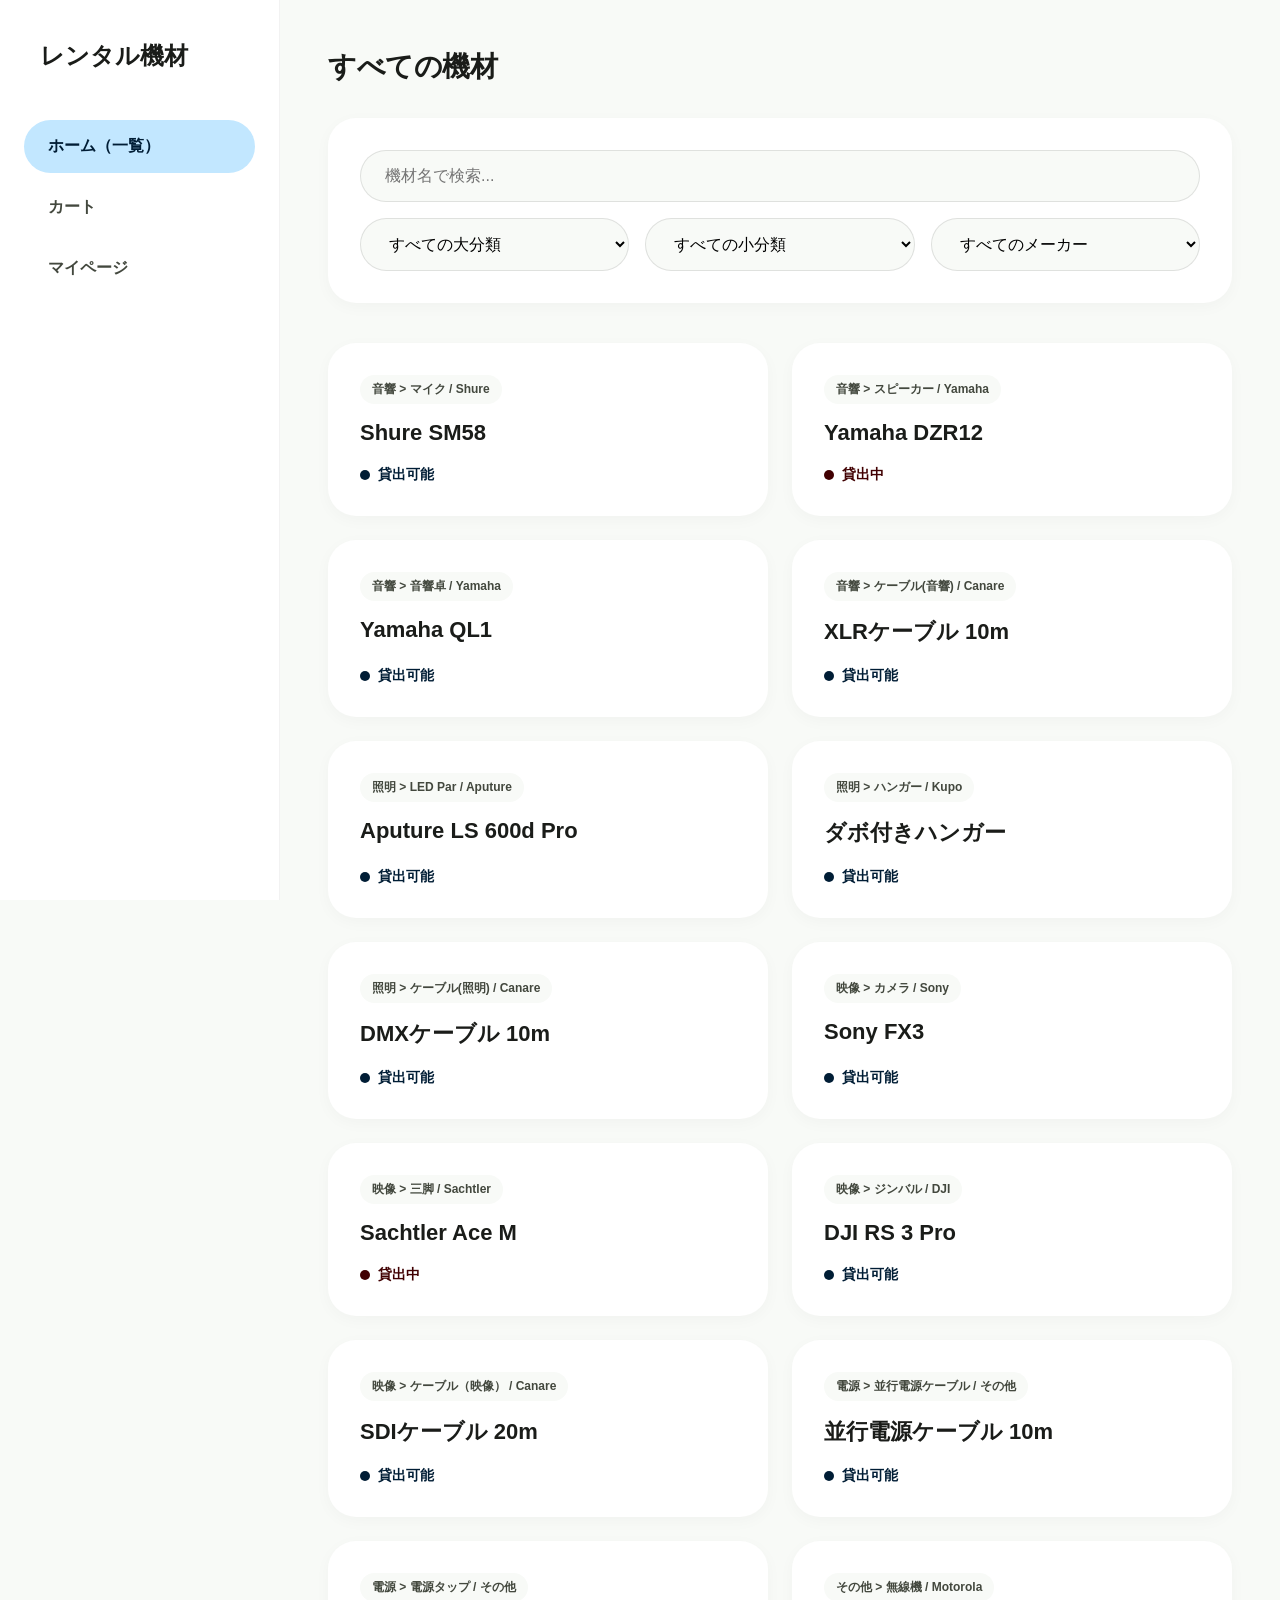
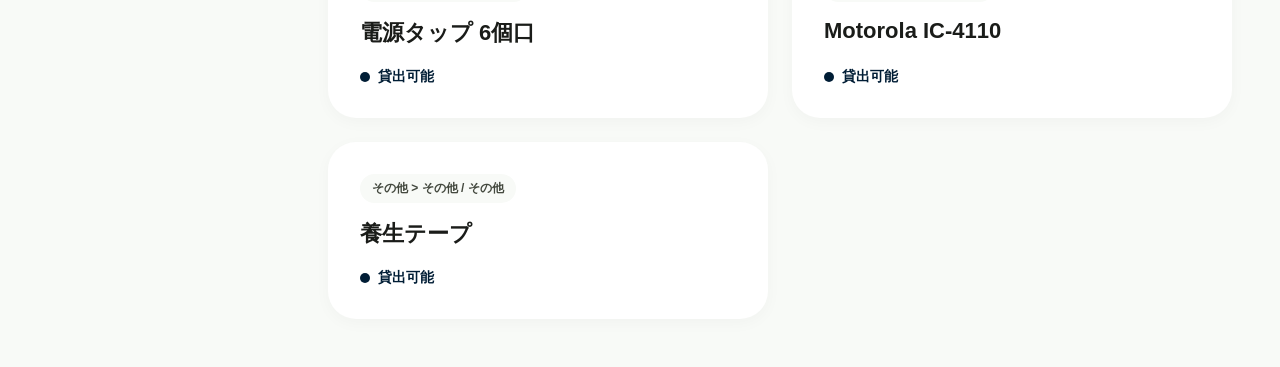
<file: index.html>
<!DOCTYPE html>
<html lang="ja">
<head>
  <meta charset="UTF-8">
  <meta name="viewport" content="width=device-width, initial-scale=1.0">
  <title>レンタル機材一覧</title>
  <link rel="stylesheet" href="common.css">
  <style>
    /* 一覧ページ固有のスタイル */
    .search-container { background: var(--card-bg); padding: 32px; border-radius: 28px; margin-bottom: 40px; box-shadow: 0 4px 16px rgba(0,0,0,0.03); }
    .search-input { width: 100%; box-sizing: border-box; padding: 16px 24px; font-size: 16px; border: 1px solid rgba(0,0,0,0.1); border-radius: 100px; background-color: var(--bg-color); outline: none; margin-bottom: 16px; transition: border-color 0.3s; }
    .search-input:focus { border-color: var(--text-sub); }
    .search-filters { display: flex; gap: 16px; flex-wrap: wrap; }
    .search-select { flex: 1; min-width: 200px; padding: 16px 24px; font-size: 16px; border: 1px solid rgba(0,0,0,0.1); border-radius: 100px; background-color: var(--bg-color); outline: none; cursor: pointer; }
  </style>
</head>
<body>

  <!-- サイドバーがここに挿入されます -->
  <div id="sidebar-container"></div>
  
  <main class="main-content">
    <h2>すべての機材</h2>
    
    <div class="search-container">
      <input type="text" id="search-input" class="search-input" placeholder="機材名で検索...">
      <div class="search-filters">
        <!-- 大分類・小分類のプルダウンに変更 -->
        <select id="main-category-select" class="search-select"><option value="">すべての大分類</option></select>
        <select id="sub-category-select" class="search-select"><option value="">すべての小分類</option></select>
        <select id="maker-select" class="search-select"><option value="">すべてのメーカー</option></select>
      </div>
    </div>
    
    <div id="index-items-list" class="grid-list"></div>
  </main>

  <script src="common.js"></script>
  <script>
    initCommonState();
    loadSidebar('index');

    const searchInput = document.getElementById('search-input');
    const mainCategorySelect = document.getElementById('main-category-select');
    const subCategorySelect = document.getElementById('sub-category-select');
    const makerSelect = document.getElementById('maker-select');

    function initFilters(data) {
      const mainCategories = [...new Set(data.map(item => item.mainCategory))];
      const makers = [...new Set(data.map(item => item.maker))];
      
      mainCategories.forEach(c => { const o = document.createElement('option'); o.value = c; o.textContent = c; mainCategorySelect.appendChild(o); });
      makers.forEach(m => { const o = document.createElement('option'); o.value = m; o.textContent = m; makerSelect.appendChild(o); });
      
      // 大分類が変更されたら小分類の選択肢を連動して更新する
      mainCategorySelect.addEventListener('change', () => {
        const selectedMain = mainCategorySelect.value;
        subCategorySelect.innerHTML = '<option value="">すべての小分類</option>';
        
        let subCategories = [];
        if (selectedMain) {
          subCategories = [...new Set(data.filter(item => item.mainCategory === selectedMain).map(item => item.subCategory))];
        } else {
          subCategories = [...new Set(data.map(item => item.subCategory))];
        }
        
        subCategories.forEach(c => { const o = document.createElement('option'); o.value = c; o.textContent = c; subCategorySelect.appendChild(o); });
        renderIndex();
      });

      // 初期状態で小分類を全件セット
      const allSubCategories = [...new Set(data.map(item => item.subCategory))];
      allSubCategories.forEach(c => { const o = document.createElement('option'); o.value = c; o.textContent = c; subCategorySelect.appendChild(o); });

      searchInput.addEventListener('input', renderIndex);
      subCategorySelect.addEventListener('change', renderIndex);
      makerSelect.addEventListener('change', renderIndex);
    }

    function renderIndex() {
      const data = JSON.parse(localStorage.getItem('equipmentData') || '[]');
      const list = document.getElementById('index-items-list');
      list.innerHTML = '';
      
      const query = searchInput.value.toLowerCase();
      const mainCat = mainCategorySelect.value;
      const subCat = subCategorySelect.value;
      const mak = makerSelect.value;

      const filtered = data.filter(item => {
        return item.name.toLowerCase().includes(query) && 
               (mainCat === '' || item.mainCategory === mainCat) && 
               (subCat === '' || item.subCategory === subCat) && 
               (mak === '' || item.maker === mak);
      });

      if (filtered.length === 0) {
        list.innerHTML = '<div class="empty-message">該当する機材がありません。</div>';
        return;
      }

      filtered.forEach(item => {
        const isAvailable = item.status === "available";
        const a = document.createElement('a');
        a.href = `fixture.html?ID=${item.id}`;
        a.className = `item-card status-${item.status}`;
        a.innerHTML = `
          <div>
            <span class="item-category">${item.mainCategory} &gt; ${item.subCategory} / ${item.maker}</span>
            <h3 class="item-name">${item.name}</h3>
          </div>
          <div class="status-container">
            <span class="status-dot"></span>
            <span class="status-text">${isAvailable ? '貸出可能' : '貸出中'}</span>
          </div>
        `;
        list.appendChild(a);
      });
    }

    initFilters(JSON.parse(localStorage.getItem('equipmentData')));
    renderIndex();
  </script>
</body>
</html>
</file>
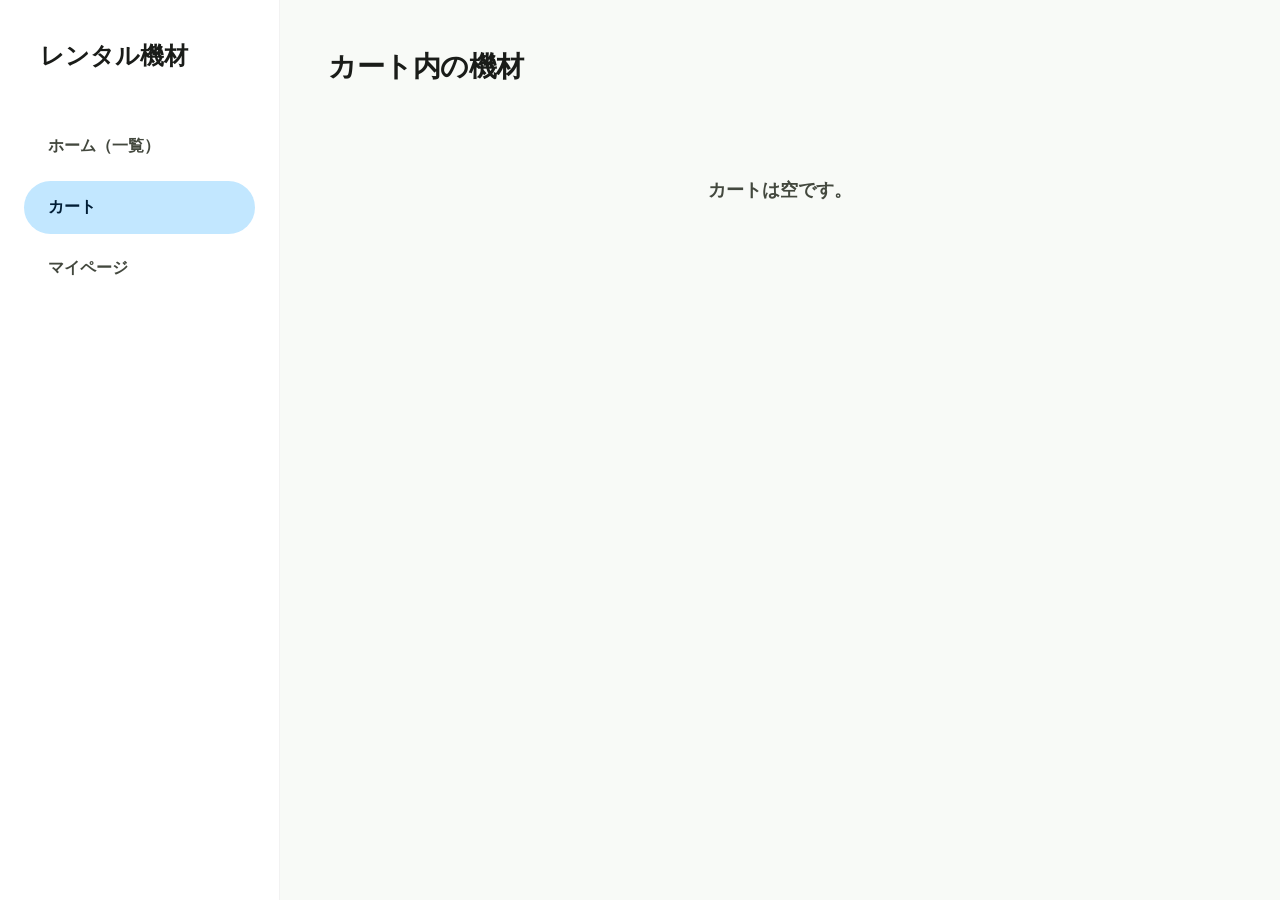
<file: cart.html>
<!DOCTYPE html>
<html lang="ja">
<head>
  <meta charset="UTF-8">
  <meta name="viewport" content="width=device-width, initial-scale=1.0">
  <title>カート</title>
  <link rel="stylesheet" href="common.css">
  <style>
    /* カート固有のスタイル */
    .cart-item { background: var(--card-bg); padding: 32px 40px; border-radius: 24px; margin-bottom: 24px; display: flex; justify-content: space-between; align-items: center; box-shadow: 0 4px 16px rgba(0,0,0,0.03); }
    .cart-actions { margin-top: 48px; display: flex; flex-direction: column; align-items: flex-end; }
  </style>
</head>
<body>

  <div id="sidebar-container"></div>
  
  <main class="main-content">
    <h2>カート内の機材</h2>
    
    <div id="cart-items-list"></div>
    <div id="cart-actions" class="cart-actions"></div>
  </main>

  <script src="common.js"></script>
  <script>
    initCommonState();
    loadSidebar('cart');

    function renderCart() {
      const list = document.getElementById('cart-items-list');
      const actions = document.getElementById('cart-actions');
      
      let cart = JSON.parse(localStorage.getItem('cartItemIds') || '[]');
      let data = JSON.parse(localStorage.getItem('equipmentData') || '[]');
      const currentUser = localStorage.getItem('currentUser');

      list.innerHTML = '';
      actions.innerHTML = '';

      if (cart.length === 0) {
        list.innerHTML = '<div class="empty-message">カートは空です。</div>';
        return;
      }

      cart.forEach(id => {
        const item = data.find(i => i.id === id);
        if(!item) return;
        const div = document.createElement('div');
        div.className = "cart-item";
        div.innerHTML = `
          <div>
            <div style="font-size:14px; color:var(--text-sub); margin-bottom: 8px; font-weight: bold;">${item.category} / ${item.maker}</div>
            <div style="font-weight:bold; font-size:24px;">${item.name}</div>
          </div>
          <button onclick="removeFromCart('${item.id}')" style="background:none; border:none; color:var(--on-error-container); font-weight:bold; font-size: 16px; cursor:pointer;">削除</button>
        `;
        list.appendChild(div);
      });

      if (!currentUser) {
        actions.innerHTML = `
          <p style="color:var(--text-sub); font-size:16px; margin-bottom: 16px; font-weight: bold;">※レンタル手続きに進むにはログインが必要です。</p>
          <a href="mypage.html" class="btn btn-primary">ログイン画面へ</a>
        `;
      } else {
        actions.innerHTML = `<button class="btn btn-primary" onclick="checkoutCart()">レンタルを確定する</button>`;
      }
    }

    window.removeFromCart = (id) => {
      let cart = JSON.parse(localStorage.getItem('cartItemIds') || '[]');
      cart = cart.filter(i => i !== id);
      localStorage.setItem('cartItemIds', JSON.stringify(cart));
      renderCart();
    };

    window.checkoutCart = () => {
      let cart = JSON.parse(localStorage.getItem('cartItemIds') || '[]');
      let rented = JSON.parse(localStorage.getItem('rentedItemIds') || '[]');
      let data = JSON.parse(localStorage.getItem('equipmentData') || '[]');
      
      cart.forEach(id => {
        const item = data.find(i => i.id === id);
        if (item) item.status = 'rented';
        if (!rented.includes(id)) rented.push(id);
      });
      
      localStorage.setItem('equipmentData', JSON.stringify(data));
      localStorage.setItem('rentedItemIds', JSON.stringify(rented));
      localStorage.setItem('cartItemIds', JSON.stringify([]));
      
      alert('レンタルの手続きが完了しました！');
      window.location.href = 'mypage.html';
    };

    renderCart();
  </script>
</body>
</html>
</file>
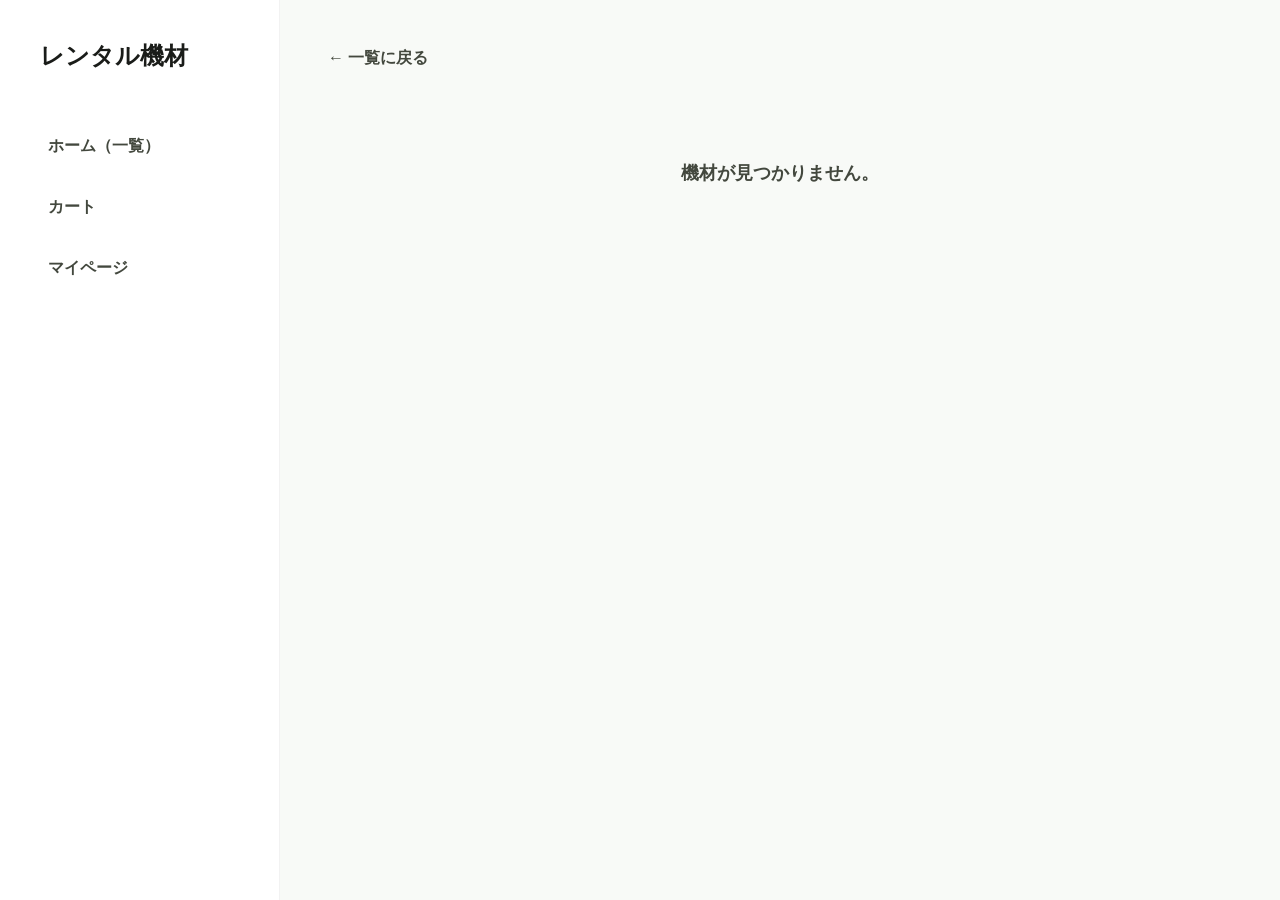
<file: fixture.html>
<!DOCTYPE html>
<html lang="ja">
<head>
  <meta charset="UTF-8">
  <meta name="viewport" content="width=device-width, initial-scale=1.0">
  <title>機材詳細</title>
  <link rel="stylesheet" href="common.css">
  <style>
    /* 詳細ページ固有のPCレイアウト */
    .fixture-container { display: flex; gap: 48px; align-items: flex-start; max-width: 1000px; }
    .fixture-image-placeholder { flex: 1; min-height: 400px; background-color: var(--tertiary-container); border-radius: 28px; display: flex; align-items: center; justify-content: center; color: var(--on-tertiary-container); font-weight: bold; font-size: 18px; width: 100%; }
    .fixture-info { flex: 1; }
    .back-link { display: inline-block; margin-bottom: 32px; color: var(--text-sub); text-decoration: none; font-weight: bold; font-size: 16px; }
    .back-link:hover { text-decoration: underline; }
  </style>
</head>
<body>

  <div id="sidebar-container"></div>
  
  <main class="main-content">
    <a href="index.html" class="back-link">← 一覧に戻る</a>
    <div id="fixture-content"></div>
  </main>

  <script src="common.js"></script>
  <script>
    initCommonState();
    // 詳細ページはサイドバーの特定のアクティブ状態を持たないため引数なし
    loadSidebar('');

    function renderFixture() {
      const content = document.getElementById('fixture-content');
      const params = new URLSearchParams(window.location.search);
      const id = params.get('ID') || params.get('id');

      let data = JSON.parse(localStorage.getItem('equipmentData') || '[]');
      let cart = JSON.parse(localStorage.getItem('cartItemIds') || '[]');
      const item = data.find(i => i.id === id);
      
      if (!item) {
        content.innerHTML = '<div class="empty-message">機材が見つかりません。</div>';
        return;
      }

      const isAvailable = item.status === "available";
      const inCart = cart.includes(item.id);
      
      let actionHtml = '';
      if (!isAvailable) {
        actionHtml = `<button class="btn btn-disabled" disabled style="max-width: 100%;">現在貸出中です</button>`;
      } else if (inCart) {
        actionHtml = `<button class="btn" style="background:var(--card-bg); border: 2px solid var(--primary-container); max-width: 100%;" onclick="removeFromCart('${item.id}')">カートから外す</button>`;
      } else {
        actionHtml = `<button class="btn btn-primary" style="max-width: 100%;" onclick="addToCart('${item.id}')">カートに入れる</button>`;
      }

      content.innerHTML = `
        <div class="fixture-container">
          <div style="flex: 1; width: 100%;">
            <div class="fixture-image-placeholder">画像プレビューエリア</div>
          </div>
          <div class="fixture-info">
            <span class="item-category" style="margin-bottom: 16px;">${item.category} / ${item.maker}</span>
            <h2 style="font-size: 36px; margin: 0 0 16px 0;">${item.name}</h2>
            <div class="status-container status-${item.status}" style="margin-bottom: 32px;">
              <span class="status-dot"></span>
              <span class="status-text">${isAvailable ? '貸出可能' : '貸出中'}</span>
            </div>
            <p style="line-height: 1.8; margin-bottom: 48px; color: var(--text-sub); font-size: 16px;">${item.desc}</p>
            ${actionHtml}
          </div>
        </div>
      `;
    }

    window.addToCart = (id) => {
      let cart = JSON.parse(localStorage.getItem('cartItemIds') || '[]');
      if (!cart.includes(id)) {
        cart.push(id);
        localStorage.setItem('cartItemIds', JSON.stringify(cart));
      }
      alert('カートに追加しました');
      renderFixture();
    };

    window.removeFromCart = (id) => {
      let cart = JSON.parse(localStorage.getItem('cartItemIds') || '[]');
      cart = cart.filter(i => i !== id);
      localStorage.setItem('cartItemIds', JSON.stringify(cart));
      renderFixture();
    };

    renderFixture();
  </script>
</body>
</html>
</file>
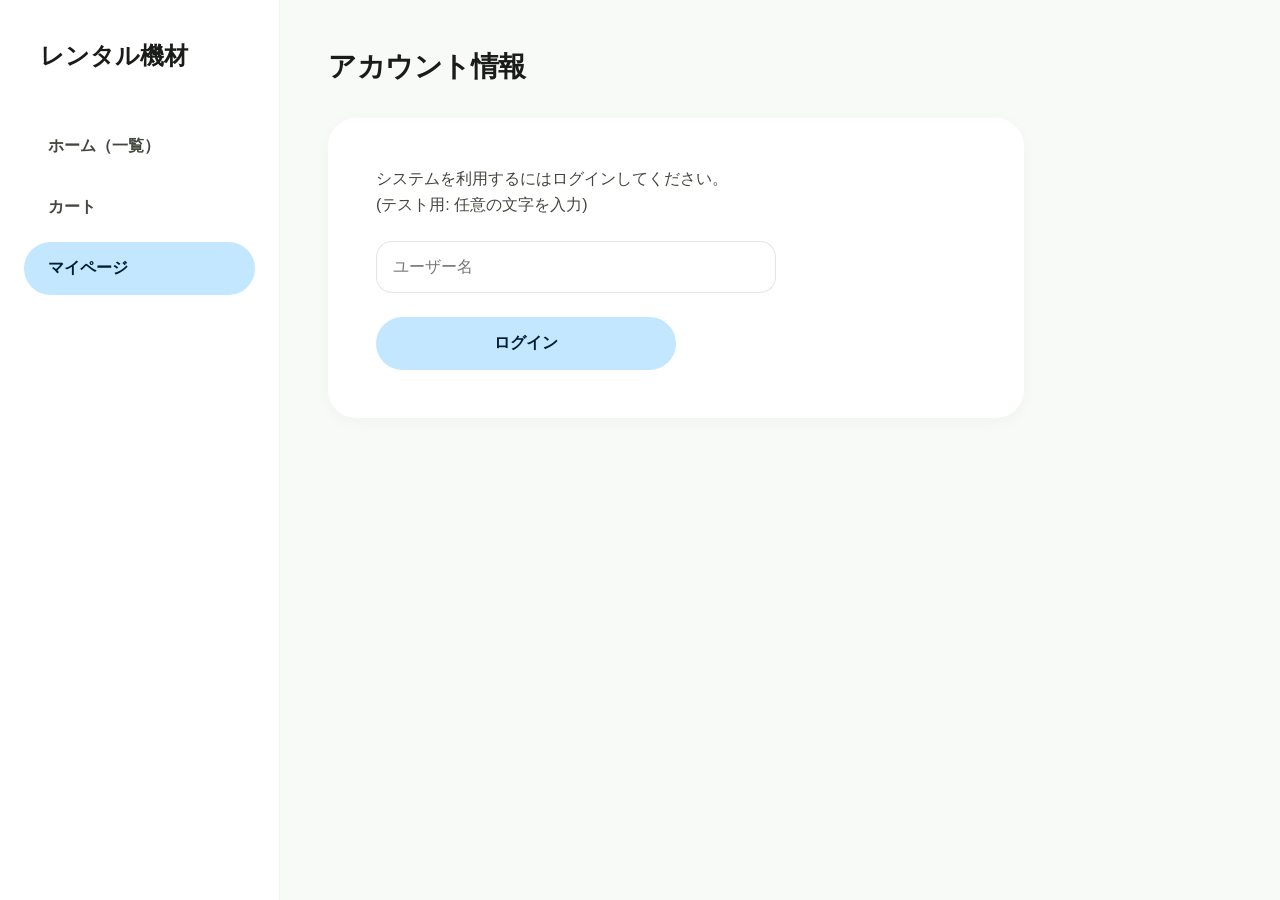
<file: mypage.html>
<!DOCTYPE html>
<html lang="ja">
<head>
  <meta charset="UTF-8">
  <meta name="viewport" content="width=device-width, initial-scale=1.0">
  <title>マイページ</title>
  <!-- 共通スタイルを読み込み -->
  <link rel="stylesheet" href="common.css">
  <style>
    /* マイページ固有のスタイル */
    .login-input { width: 100%; max-width: 400px; box-sizing: border-box; padding: 16px; font-size: 16px; border: 1px solid rgba(0,0,0,0.1); border-radius: 16px; margin-bottom: 24px; outline: none; display: block; }
    .card-panel { background: var(--card-bg); padding: 48px; border-radius: 28px; box-shadow: 0 4px 16px rgba(0,0,0,0.03); max-width: 600px; }
    .welcome-panel { background: var(--tertiary-container); color: var(--on-tertiary-container); padding: 48px; border-radius: 28px; margin-bottom: 48px; }
  </style>
</head>
<body>

  <!-- サイドバーがここに挿入されます -->
  <div id="sidebar-container"></div>

  <!-- メインコンテンツ -->
  <main class="main-content">
    <h2>アカウント情報</h2>

    <!-- 未ログイン時 -->
    <div id="mypage-login-section" class="card-panel">
      <p style="margin-top: 0; margin-bottom: 24px; color: var(--text-sub); line-height: 1.6;">システムを利用するにはログインしてください。<br>(テスト用: 任意の文字を入力)</p>
      <input type="text" id="username-input" class="login-input" placeholder="ユーザー名">
      <button id="login-btn" class="btn btn-primary">ログイン</button>
    </div>

    <!-- ログイン済み時 -->
    <div id="mypage-user-section" style="display: none;">
      <div class="welcome-panel">
        <p style="margin: 0; font-size: 16px; opacity: 0.8;">ようこそ</p>
        <h3 id="mypage-username" style="margin: 8px 0 32px 0; font-size: 36px;"></h3>
        <button id="logout-btn" class="btn" style="background: var(--card-bg); color: var(--text-main); width: auto;">ログアウト</button>
      </div>

      <h2>現在レンタル中の機材</h2>
      <div id="rented-items-list" class="grid-list"></div>
    </div>
  </main>

  <!-- 共通スクリプトを読み込み -->
  <script src="common.js"></script>
  <script>
    // 初期化処理とサイドバーの読み込み
    initCommonState();
    loadSidebar('mypage');

    const loginSection = document.getElementById('mypage-login-section');
    const userSection = document.getElementById('mypage-user-section');
    const usernameInput = document.getElementById('username-input');

    document.getElementById('login-btn').addEventListener('click', () => {
      if (usernameInput.value.trim() === '') {
        alert('名前を入力してください'); return;
      }
      localStorage.setItem('currentUser', usernameInput.value.trim());
      renderMypage();
    });

    document.getElementById('logout-btn').addEventListener('click', () => {
      localStorage.removeItem('currentUser');
      renderMypage();
    });

    function renderMypage() {
      const currentUser = localStorage.getItem('currentUser');

      if (!currentUser) {
        loginSection.style.display = 'block';
        userSection.style.display = 'none';
      } else {
        loginSection.style.display = 'none';
        userSection.style.display = 'block';
        document.getElementById('mypage-username').textContent = `${currentUser} さん`;

        const list = document.getElementById('rented-items-list');
        let rented = JSON.parse(localStorage.getItem('rentedItemIds') || '[]');
        let data = JSON.parse(localStorage.getItem('equipmentData') || '[]');
        
        list.innerHTML = '';

        if (rented.length === 0) {
          list.innerHTML = '<div class="empty-message">現在レンタルしている機材はありません。</div>';
        } else {
          rented.forEach(id => {
            const item = data.find(i => i.id === id);
            if(!item) return;
            const div = document.createElement('div');
            div.className = "item-card";
            div.innerHTML = `
              <div>
                <span class="item-category">${item.category} / ${item.maker}</span>
                <h3 class="item-name">${item.name}</h3>
              </div>
              <button class="btn btn-error" style="margin-top:24px; width: 100%;" onclick="returnItem('${item.id}')">返却する</button>
            `;
            list.appendChild(div);
          });
        }
      }
    }

    window.returnItem = (id) => {
      let rented = JSON.parse(localStorage.getItem('rentedItemIds') || '[]');
      let data = JSON.parse(localStorage.getItem('equipmentData') || '[]');
      
      const item = data.find(i => i.id === id);
      if (item) item.status = 'available';
      
      rented = rented.filter(i => i !== id);
      
      localStorage.setItem('equipmentData', JSON.stringify(data));
      localStorage.setItem('rentedItemIds', JSON.stringify(rented));
      
      alert('機材を返却しました。');
      renderMypage();
    };

    renderMypage();
  </script>
</body>
</html>
</file>
<file: common.css>
/* 共通スタイル */
:root {
  --bg-color: #F8FAF7;
  --card-bg: #FFFFFF;
  --text-main: #1A1C19;
  --text-sub: #43483E;
  
  --primary-container: #C2E7FF;
  --on-primary-container: #001D35;
  
  --error-container: #FFDAD6;
  --on-error-container: #410002;

  --tertiary-container: #EADDFF;
  --on-tertiary-container: #21005D;
  
  --sidebar-width: 280px;
}

body {
  font-family: 'Helvetica Neue', Arial, sans-serif;
  background-color: var(--bg-color);
  color: var(--text-main);
  margin: 0;
  display: flex;
  min-height: 100vh;
}

/* メインコンテンツエリア（サイドバーの右側） */
.main-content {
  margin-left: var(--sidebar-width);
  padding: 48px;
  width: calc(100% - var(--sidebar-width));
  box-sizing: border-box;
  max-width: 1200px;
}

h2 {
  font-size: 28px;
  font-weight: 800;
  margin-top: 0;
  margin-bottom: 32px;
  letter-spacing: -0.5px;
}

/* 共通ボタン */
.btn {
  padding: 16px 32px;
  border: none;
  border-radius: 100px;
  font-size: 16px;
  font-weight: bold;
  cursor: pointer;
  text-align: center;
  display: inline-block;
  box-sizing: border-box;
  transition: transform 0.2s, background-color 0.2s;
  text-decoration: none;
  width: 100%;
  max-width: 300px;
}
.btn:active {
  transform: scale(0.96);
}
.btn-primary {
  background-color: var(--primary-container);
  color: var(--on-primary-container);
}
.btn-error {
  background-color: var(--error-container);
  color: var(--on-error-container);
}
.btn-disabled {
  background-color: #E0E0E0;
  color: #9E9E9E;
  cursor: not-allowed;
}

/* 機材カードのリスト */
.grid-list {
  display: grid;
  grid-template-columns: repeat(auto-fill, minmax(300px, 1fr));
  gap: 24px;
}
.item-card {
  background-color: var(--card-bg);
  border-radius: 28px;
  padding: 32px;
  display: flex;
  flex-direction: column;
  justify-content: space-between;
  box-shadow: 0 4px 16px rgba(0,0,0,0.03);
  text-decoration: none;
  color: inherit;
  transition: transform 0.2s;
}
.item-card:hover {
  transform: translateY(-4px);
}
.item-category {
  display: inline-block;
  background-color: var(--bg-color);
  color: var(--text-sub);
  padding: 6px 12px;
  border-radius: 100px;
  font-size: 12px;
  font-weight: bold;
  margin-bottom: 16px;
}
.item-name {
  font-size: 22px;
  font-weight: bold;
  margin: 0 0 12px 0;
}

/* ステータス表示（貸出可能・貸出中） */
.status-container {
  display: flex;
  align-items: center;
  gap: 8px;
  margin-top: 8px;
}
.status-dot {
  width: 10px;
  height: 10px;
  border-radius: 50%;
}
.status-available .status-text { color: var(--on-primary-container); font-weight: bold; font-size: 14px;}
.status-available .status-dot { background-color: var(--on-primary-container); }
.status-rented .status-text { color: var(--on-error-container); font-weight: bold; font-size: 14px;}
.status-rented .status-dot { background-color: var(--on-error-container); }

.empty-message {
  text-align: center;
  padding: 60px 0;
  color: var(--text-sub);
  font-weight: bold;
  grid-column: 1/-1;
  font-size: 18px;
}
</file>
